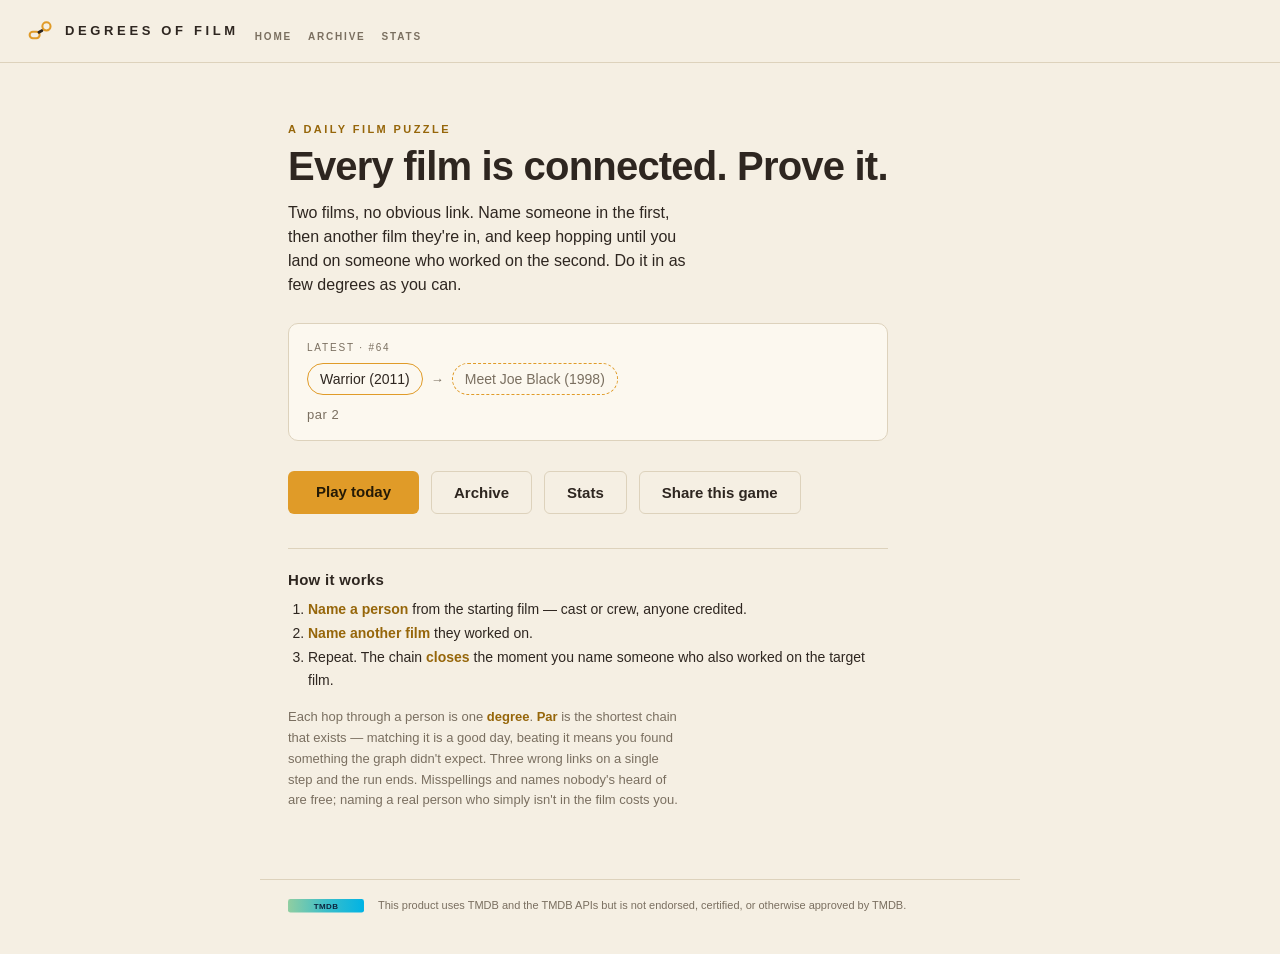
<file: docs/index.html>
<!DOCTYPE html>
<html lang="en">
<head>
  <meta charset="utf-8" />
  <meta name="viewport" content="width=device-width, initial-scale=1" />
  <title>Degrees of Film</title>
  <meta name="description" content="A daily film puzzle: connect two films through the people who made them, in as few degrees as possible." />
  <link rel="icon" href="favicon.svg" type="image/svg+xml" />
  <!-- Link unfurls (iMessage/Discord/Slack) — the share loop's last step. og.png is
       original artwork; TMDB imagery must never appear here. -->
  <meta property="og:type" content="website" />
  <meta property="og:site_name" content="Degrees of Film" />
  <meta property="og:title" content="Degrees of Film" />
  <meta property="og:description" content="A daily film puzzle: connect two films through the people who made them, in as few degrees as possible." />
  <meta property="og:url" content="https://bluesuitcase.github.io/DegreesofFilm/" />
  <meta property="og:image" content="https://bluesuitcase.github.io/DegreesofFilm/og.png" />
  <meta property="og:image:width" content="1200" />
  <meta property="og:image:height" content="630" />
  <meta name="twitter:card" content="summary_large_image" />
  <meta name="twitter:title" content="Degrees of Film" />
  <meta name="twitter:description" content="A daily film puzzle: connect two films through the people who made them, in as few degrees as possible." />
  <meta name="twitter:image" content="https://bluesuitcase.github.io/DegreesofFilm/og.png" />
  <link rel="stylesheet" href="style.css" />
</head>
<body>
  <header class="topbar">
    <div class="brand">
      <a class="wordmark" href="?"><img class="brandmark" src="logo-mark.svg" alt="" />Degrees of Film</a>
      <a class="navlink" href="?">Home</a>
      <a class="navlink" href="?archive">Archive</a>
      <a class="navlink" href="?history">Stats</a>
    </div>
    <div class="stats" id="scoreboard" hidden>
      <span class="stat"><b id="degrees">0</b><span>degrees</span></span>
      <span class="stat"><b id="par">0</b><span>par</span></span>
    </div>
  </header>

  <main class="stage">
    <section class="home hidden" id="home">
      <p class="home-eyebrow">A daily film puzzle</p>
      <h1 class="home-title">Every film is connected. Prove it.</h1>
      <p class="home-tag">Two films, no obvious link. Name someone in the first, then another film
        they're in, and keep hopping until you land on someone who worked on the second. Do it in as
        few degrees as you can.</p>
      <div class="today" id="today-card"></div>
      <div class="home-cta">
        <a class="btn-primary" href="?play" data-tip="Play today's connection">Play today</a>
        <a class="btn-ghost" href="?archive" data-tip="Every past daily, still playable">Archive</a>
        <a class="btn-ghost" href="?history" data-tip="Your streak and scorecard on this device">Stats</a>
        <button class="btn-ghost" id="invite-btn" data-tip="Send the game to a friend">Share this game</button>
      </div>
      <div class="rules">
        <h2>How it works</h2>
        <ol>
          <li><b>Name a person</b> from the starting film — cast or crew, anyone credited.</li>
          <li><b>Name another film</b> they worked on.</li>
          <li>Repeat. The chain <b>closes</b> the moment you name someone who also worked on the
            target film.</li>
        </ol>
        <p class="rules-note">Each hop through a person is one <b>degree</b>. <b>Par</b> is the
          shortest chain that exists — matching it is a good day, beating it means you found
          something the graph didn't expect. Three wrong links on a single step and the run ends.
          Misspellings and names nobody's heard of are free; naming a real person who simply isn't in
          the film costs you.</p>
      </div>
    </section>

    <section class="play hidden" id="play">
      <p class="mode-badge" id="mode-badge"></p>
      <div class="cchain" id="chain"></div>
      <p class="cprompt" id="prompt">Loading…</p>
      <div class="controls">
        <div class="guessrow">
          <input id="guess" type="text" autocomplete="off" autocapitalize="off"
                 spellcheck="false" placeholder="Name someone…" />
          <button id="guess-btn">Link</button>
        </div>
        <div id="suggest" class="suggest" hidden></div>
        <div class="meta">
          <div class="attempts" id="attempts" aria-label="Attempts remaining"></div>
          <div class="lifelines">
            <button id="back-btn" class="skip"
                    data-tip="Dead end? Step back to the last film. The degree stays spent.">↩ Back up</button>
          </div>
        </div>
        <p class="feedback" id="feedback" role="status">&nbsp;</p>
      </div>
    </section>

    <section class="end hidden" id="end"></section>

    <section class="modes hidden" id="archive">
      <a class="navback" href="?">← Home</a>
      <h2 class="modes-title">Past connections</h2>
      <p class="arc-sub">Every daily is still playable. Replays don't touch your streak.</p>
      <div id="archive-list" class="archive-list"></div>
    </section>

    <section class="modes hidden" id="history">
      <a class="navback" href="?">← Home</a>
      <h2 class="modes-title">Your scorecard</h2>
      <div id="history-summary"></div>
      <div id="history-cal" class="history-cal"></div>
      <div class="backup">
        <button id="bk-export" class="skip" data-tip="Serialize your whole record into a copyable code">Back up my record</button>
        <button id="bk-import" class="skip" data-tip="Merge a code from another device — keeps the better result on conflicts">Restore from a code</button>
      </div>
      <div id="bk-area" class="bk-area" hidden>
        <textarea id="bk-text" rows="4" spellcheck="false" aria-label="Backup code"></textarea>
        <div class="bk-row">
          <button id="bk-copy" class="skip">Copy</button>
          <button id="bk-apply" class="skip">Import</button>
        </div>
        <p class="arc-sub" id="bk-note"></p>
      </div>
      <div id="history-list" class="archive-list"></div>
    </section>
  </main>

  <!-- Mandatory TMDB attribution. The inline SVG is a faithful gradient-pill
       rendition of the TMDB mark; swap in the official logo from
       themoviedb.org/about/logos for strict brand compliance. -->
  <footer class="attribution">
    <a class="tmdb" href="https://www.themoviedb.org/" target="_blank" rel="noopener"
       aria-label="The Movie Database (TMDB)">
      <svg viewBox="0 0 190 34" width="76" height="13.6" role="img" aria-hidden="true">
        <defs>
          <linearGradient id="tmdbg" x1="0" y1="0" x2="1" y2="0">
            <stop offset="0" stop-color="#90cea1" />
            <stop offset=".5" stop-color="#3cbec9" />
            <stop offset="1" stop-color="#00b3e5" />
          </linearGradient>
        </defs>
        <rect width="190" height="34" rx="6" fill="url(#tmdbg)" />
        <text x="95" y="24" text-anchor="middle" font-family="Arial, Helvetica, sans-serif"
              font-weight="700" font-size="20" letter-spacing="1" fill="#0d253f">TMDB</text>
      </svg>
    </a>
    <p>This product uses TMDB and the TMDB APIs but is not endorsed, certified, or otherwise approved by TMDB.</p>
  </footer>

  <script type="module" src="app.js"></script>
</body>
</html>
</file>
<file: docs/style.css>
:root{
  --paper:#f5efe3; --card:#fcf8ef; --ink:#2e2620; --muted:#7a6f60;
  --amber:#e09b28; --amber-deep:#96660a; --on-accent:#241a06; --red:#b5462e; --line:#ddd2bc;
  --font:-apple-system,BlinkMacSystemFont,"Segoe UI",Helvetica,Arial,sans-serif;
  --mono:ui-monospace,"SF Mono",Menlo,Consolas,monospace;
}
*{box-sizing:border-box}
body{
  margin:0;background:var(--paper);color:var(--ink);font-family:var(--font);
  -webkit-font-smoothing:antialiased;min-height:100vh;
}
.topbar{
  display:flex;align-items:flex-end;justify-content:space-between;
  padding:20px 28px;border-bottom:1px solid var(--line);
}
.wordmark{
  display:inline-flex;align-items:center;gap:11px;
  text-transform:uppercase;letter-spacing:.28em;font-size:13px;font-weight:600;
  color:var(--ink);text-decoration:none;
}
.brandmark{width:26px;height:20px;display:block}
.wordmark:hover{color:var(--amber-deep)}
.brand{display:flex;align-items:baseline;gap:16px}
.navlink{
  text-transform:uppercase;letter-spacing:.18em;font-size:10px;font-weight:600;
  color:var(--muted);text-decoration:none;
}
.navlink:hover{color:var(--amber-deep)}
.stats{display:flex;gap:28px}
.stat{display:flex;flex-direction:column;align-items:flex-end;line-height:1}
.stat b{font-size:26px;font-weight:600;color:var(--amber-deep);font-variant-numeric:tabular-nums}
.stat span{text-transform:uppercase;letter-spacing:.18em;font-size:10px;color:var(--muted);margin-top:4px}

.stage{
  display:grid;grid-template-columns:1fr;gap:0;
  max-width:760px;margin:0 auto;padding:36px 28px 60px;
}
.play{display:flex;flex-direction:column;gap:22px;min-width:0}
.mode-badge{
  margin:0;align-self:flex-start;text-transform:uppercase;letter-spacing:.22em;
  font-size:10px;font-weight:600;color:var(--amber-deep);
  padding:5px 11px;border:1px solid var(--line);border-radius:999px;
  background:var(--card);
}
.mode-badge:empty{display:none}
.prompt{margin:0;font-size:27px;line-height:1.2;font-weight:600;letter-spacing:-.01em}

.controls{display:flex;flex-direction:column;gap:14px}
.guessrow{display:flex;gap:10px}
#guess{
  flex:1;background:var(--card);border:1px solid var(--line);color:var(--ink);
  padding:13px 15px;border-radius:6px;font-size:16px;font-family:inherit;
}
#guess::placeholder{color:var(--muted)}
#guess:focus{outline:none;border-color:var(--amber);box-shadow:0 0 0 1px var(--amber)}
#guess-btn{
  background:var(--amber);color:var(--on-accent);border:none;padding:0 22px;border-radius:6px;
  font-size:15px;font-weight:600;cursor:pointer;font-family:inherit;
}
#guess-btn:hover{background:#cf8c17}
.meta{display:flex;align-items:center;justify-content:space-between}
.attempts{display:flex;gap:7px}
.dot{width:9px;height:9px;border-radius:50%;background:var(--ink)}
.dot.spent{background:var(--line)}
.skip{
  background:transparent;color:var(--muted);border:1px solid var(--line);
  padding:8px 14px;border-radius:6px;font-size:13px;cursor:pointer;font-family:inherit;
}
.skip:hover{color:var(--ink);border-color:var(--muted)}
.skip:disabled{opacity:.4;cursor:not-allowed}
.lifelines{display:flex;gap:10px}
.suggest{display:flex;flex-direction:column;gap:6px}
.suggest[hidden]{display:none}
.suggest .choice{padding:8px 13px;font-size:14px}
.suggest .choice.sel{border-color:var(--amber)}
.cchain{display:flex;flex-wrap:wrap;gap:8px;align-items:center;margin:14px 0}
.cpill{padding:7px 12px;border-radius:999px;border:1px solid var(--line);background:var(--card);
       font-size:14px;color:var(--ink)}
.cpill.film{border-color:var(--amber)}
.cpill.goal{border-style:dashed;color:var(--muted)}
.cpill.current{box-shadow:0 0 0 1px var(--amber)}
.carrow{color:var(--muted);font-size:13px}
.cprompt{margin:4px 0 8px;font-size:15px;color:var(--ink)}
.suggest .yr{color:var(--muted);margin-left:8px;font-size:12px}
.choice{
  text-align:left;background:var(--card);border:1px solid var(--line);color:var(--ink);
  padding:12px 15px;border-radius:6px;font-size:15px;cursor:pointer;font-family:inherit;
}
.choice:hover{border-color:var(--amber)}
.feedback{margin:0;font-size:14px;min-height:20px;opacity:0;transition:opacity .2s;letter-spacing:.01em}
.feedback.show{opacity:1}
.feedback.good{color:var(--amber-deep)}
.feedback.bad{color:var(--red)}
.feedback.muted{color:var(--muted)}

.end{
  grid-column:1 / -1;display:flex;flex-direction:column;align-items:center;
  text-align:center;gap:14px;padding-top:30px;
}
.eyebrow{
  margin:0;text-transform:uppercase;letter-spacing:.24em;font-size:11px;
  font-weight:600;color:var(--amber-deep);
}
.end .eyebrow{color:var(--muted)}
.verdict-badge{width:210px;max-width:70vw;display:block;margin:2px auto 0}
.scatter{width:100%;max-width:430px;display:block;margin:0 auto -34px;pointer-events:none}
.hero{display:flex;flex-direction:column;align-items:center;gap:6px;margin:6px 0}
.herodepth{font-size:84px;font-weight:600;line-height:1;color:var(--amber-deep);font-variant-numeric:tabular-nums}
.hero label{text-transform:uppercase;letter-spacing:.2em;font-size:12px;color:var(--muted)}
.endline{margin:0;color:var(--muted);font-size:14px}
.reveal{margin:2px 0 0;color:var(--ink);font-size:15px}
.reveal strong{color:var(--amber-deep)}
.statgrid{display:flex;gap:18px;justify-content:center;flex-wrap:wrap;margin:8px 0 2px}
.statgrid div{display:flex;flex-direction:column;align-items:center;line-height:1}
.statgrid b{font-size:22px;font-weight:600;color:var(--amber-deep);font-variant-numeric:tabular-nums}
.statgrid span{text-transform:uppercase;letter-spacing:.14em;font-size:9px;color:var(--muted);margin-top:4px}
.hist{width:100%;max-width:320px;margin:12px auto 0;display:flex;flex-direction:column;gap:5px}
.histlabel{margin:0 0 3px;font-size:10px;text-transform:uppercase;letter-spacing:.16em;color:var(--muted);text-align:left}
.hrow{display:flex;align-items:center;gap:8px}
.hd{width:18px;text-align:right;font-size:12px;color:var(--muted);font-variant-numeric:tabular-nums}
.hb{background:var(--line);color:var(--ink);font-size:11px;padding:2px 7px;border-radius:3px;text-align:right;min-width:22px;font-variant-numeric:tabular-nums}
.hb.cur{background:var(--amber);color:var(--on-accent)}
.share{
  font-family:var(--mono);font-size:13px;color:var(--ink);background:var(--card);
  border:1px solid var(--line);border-radius:6px;padding:14px 18px;margin:8px 0 0;white-space:pre-wrap;
}
.copy{
  background:var(--amber);color:var(--on-accent);border:1px solid var(--amber);
  padding:11px 26px;border-radius:6px;font-size:14px;font-weight:600;cursor:pointer;font-family:inherit;
}
.copy:hover{filter:brightness(.94)}

.archive{grid-column:1 / -1;padding-top:4px}
.arc-sub{margin:0 0 18px;color:var(--muted);font-size:13px}
.archive-list{display:grid;grid-template-columns:repeat(auto-fill,minmax(150px,1fr));gap:10px}
.arc{
  display:flex;align-items:center;gap:10px;padding:13px 14px;text-decoration:none;
  background:var(--card);border:1px solid var(--line);border-radius:8px;color:var(--ink);
}
.arc:hover{border-color:var(--amber)}
.arc-d{font-size:14px;font-weight:600}

.home{grid-column:1 / -1;max-width:600px;padding:24px 0 8px}
.home-eyebrow{margin:0;text-transform:uppercase;letter-spacing:.22em;font-size:11px;font-weight:600;color:var(--amber-deep)}
.home-title{margin:10px 0 0;font-size:40px;line-height:1.05;font-weight:600;letter-spacing:-.02em}
.home-tag{margin:14px 0 0;font-size:16px;line-height:1.5;color:var(--ink);max-width:46ch}
.home-cta{display:flex;gap:12px;margin-top:30px;flex-wrap:wrap}
.btn-primary{background:var(--amber);color:var(--on-accent);text-decoration:none;font-weight:600;font-size:15px;padding:12px 28px;border-radius:6px}
.btn-primary:hover{filter:brightness(.94)}
.btn-ghost{background:transparent;color:var(--ink);text-decoration:none;font-size:15px;font-weight:600;padding:12px 22px;border-radius:6px;border:1px solid var(--line)}
button.btn-ghost{cursor:pointer;font-family:inherit}
.btn-ghost:hover{border-color:var(--muted)}

.navback{display:inline-block;margin-bottom:16px;text-decoration:none;color:var(--muted);font-size:11px;letter-spacing:.16em;text-transform:uppercase}
.navback:hover{color:var(--amber-deep)}

.attribution{
  max-width:760px;margin:0 auto;padding:18px 28px 40px;display:flex;align-items:center;gap:14px;
  border-top:1px solid var(--line);
}
.attribution p{margin:0;font-size:11px;color:var(--muted);line-height:1.4}
.tmdb{flex:0 0 auto;display:inline-flex;line-height:0;border-radius:6px}
.tmdb:focus-visible{outline:2px solid var(--amber);outline-offset:3px}

.hidden{display:none !important}
:focus-visible{outline:2px solid var(--amber);outline-offset:2px}

/* Vibrant, themed tooltips — replace the plain, sluggish native `title` hover.
   Any element with a data-tip="…" gets a fast-fading amber bubble above it (on
   hover and on keyboard focus). text-transform/letter-spacing are reset so the
   bubble reads normally even on the uppercase controls. */
[data-tip]{position:relative}
[data-tip]::after{
  content:attr(data-tip);
  position:absolute;left:50%;bottom:calc(100% + 9px);transform:translate(-50%,3px);
  width:max-content;max-width:230px;padding:7px 11px;border-radius:7px;
  background:var(--amber);color:var(--on-accent);
  font-size:12px;font-weight:600;line-height:1.35;text-align:center;
  text-transform:none;letter-spacing:normal;
  box-shadow:0 8px 22px rgba(46,38,32,.22);
  opacity:0;pointer-events:none;z-index:60;
  transition:opacity .11s ease,transform .11s ease;
}
[data-tip]::before{   /* pointer toward the element */
  content:'';position:absolute;left:50%;bottom:calc(100% + 4px);transform:translateX(-50%);
  border:6px solid transparent;border-top-color:var(--amber);
  opacity:0;pointer-events:none;z-index:60;transition:opacity .11s ease;
}
[data-tip]:hover::after,[data-tip]:focus-visible::after{opacity:1;transform:translate(-50%,0)}
[data-tip]:hover::before,[data-tip]:focus-visible::before{opacity:1}
/* Touch screens have no hover: the bubbles would eat the first tap (iOS shows
   hover state before clicking anything that reveals content). Kill them there. */
@media (hover:none){
  [data-tip]::after,[data-tip]::before{display:none}
}

/* --- Degrees: today's card, the rules block, scorecard rows --- */
.stats[hidden]{display:none}
.cpill.person{border-color:var(--muted)}
.today{margin:26px 0 0;padding:18px;border:1px solid var(--line);border-radius:10px;background:var(--card)}
.today:empty{display:none}
.today-eyebrow{margin:0 0 10px;text-transform:uppercase;letter-spacing:.18em;font-size:10px;color:var(--muted)}
.today-pair{display:flex;flex-wrap:wrap;align-items:center;gap:8px;margin:0}
.today-par{margin:12px 0 0;font-size:13px;color:var(--muted);letter-spacing:.04em}

.rules{margin-top:34px;border-top:1px solid var(--line);padding-top:22px}
.rules h2{margin:0 0 10px;font-size:15px;font-weight:600;letter-spacing:.02em}
.rules ol{margin:0;padding-left:20px;font-size:14px;line-height:1.7}
.rules b{color:var(--amber-deep)}
.rules-note{margin:14px 0 0;color:var(--muted);font-size:13px;line-height:1.6;max-width:54ch}

#archive-list,#history-list{grid-template-columns:1fr}
.arc-row{
  display:flex;align-items:baseline;gap:12px;padding:12px 14px;text-decoration:none;
  background:var(--card);border:1px solid var(--line);border-radius:8px;color:var(--ink);
}
.arc-row:hover{border-color:var(--amber)}
.arc-date{font-size:12px;color:var(--muted);font-variant-numeric:tabular-nums;flex:0 0 auto}
.arc-pair{font-size:14px;font-weight:600;flex:1 1 auto;min-width:0}
.arc-par{font-size:12px;color:var(--muted);flex:0 0 auto}

.endrow{display:flex;gap:10px;justify-content:center;flex-wrap:wrap;margin-top:18px}
.endrow .btn-primary{border:none;font-family:inherit;cursor:pointer;font-size:15px}

/* --- the ritual end card --- */
.endchain{display:flex;flex-wrap:wrap;gap:8px;align-items:center;justify-content:center;margin:10px 0 0;max-width:640px}
.endchain:empty{display:none}
.revealbox{display:flex;flex-direction:column;align-items:center;gap:4px;margin-top:18px;
           padding-top:16px;border-top:1px solid var(--line);width:100%;max-width:640px}
.revealbox:empty{display:none}
.reveal-label{margin:0;text-transform:uppercase;letter-spacing:.18em;font-size:10px;
              font-weight:600;color:var(--amber-deep)}
.revealchain{margin-top:8px}
.cpill.reveal{border-color:var(--amber-deep);color:var(--ink);border-style:dashed}
.cpill.dim{opacity:.55}
.reveal-count{margin:10px 0 0;font-size:13px;color:var(--muted)}
.streakline{margin:14px 0 0;font-size:14px;color:var(--amber-deep);font-weight:600;letter-spacing:.02em}
.streakline:empty{display:none}
.obsline{margin:14px 0 0;font-size:13px;color:var(--amber-deep);font-weight:600;letter-spacing:.03em;cursor:help}
.obsline:empty{display:none}
.curator-note{margin:14px 0 0;font-size:13.5px;font-style:italic;color:var(--muted);max-width:46ch}
.curator-note:empty{display:none}
.countdown{margin:4px 0 0;font-size:13px;color:var(--muted);font-variant-numeric:tabular-nums;letter-spacing:.06em}
.countdown:empty{display:none}
#end-hist{margin-top:18px}
#end-hist:empty{display:none}
.hb{transition:width .4s ease}
#share-text{text-align:left;max-width:420px;width:100%;margin-top:14px}
.riskline{margin-top:10px}
.riskline a{color:var(--amber-deep)}

/* --- completion calendar + backup (scorecard) --- */
.history-cal{display:flex;flex-direction:column;gap:18px;margin:22px 0}
.cal-month h3{margin:0 0 8px;font-size:12px;font-weight:600;text-transform:uppercase;
              letter-spacing:.16em;color:var(--muted)}
.calgrid{display:grid;grid-template-columns:repeat(7,34px);gap:5px}
.cal{width:34px;height:34px;display:flex;align-items:center;justify-content:center;
     font-size:11px;border-radius:6px;border:1px solid var(--line);color:var(--muted);
     text-decoration:none;font-variant-numeric:tabular-nums}
.cal.void{border:none}
.cal.future{border-style:dotted;opacity:.38}
.cal.empty:hover{border-color:var(--muted);color:var(--ink)}
.cal.gold{background:var(--amber);border-color:var(--amber);color:var(--on-accent);font-weight:700}
.cal.silver{background:#cfc6b3;border-color:#cfc6b3;color:#241a06;font-weight:700}
.cal.loss{border-color:var(--red);color:var(--red);font-weight:700}
.cal.replay{border-color:var(--amber-deep);color:var(--amber-deep);border-style:dashed}
.backup{display:flex;gap:10px;flex-wrap:wrap;margin:6px 0 16px}
.bk-area{display:flex;flex-direction:column;gap:8px;margin:0 0 18px}
.bk-area[hidden]{display:none}
#bk-text{background:var(--card);border:1px solid var(--line);border-radius:6px;color:var(--ink);
         font-family:var(--mono);font-size:12px;padding:10px 12px;resize:vertical;word-break:break-all}
#bk-text:focus{outline:none;border-color:var(--amber)}
.bk-row{display:flex;gap:10px}

@media (max-width:600px){
  .topbar{padding:14px 16px;align-items:center}
  .wordmark{letter-spacing:.12em;font-size:12px}
  .brand{gap:12px}
  .navlink{font-size:9px;letter-spacing:.1em}
  .stats{gap:16px}
  .stat b{font-size:21px}
  .stage{grid-template-columns:1fr;gap:18px;padding:22px 16px 48px}
  .prompt{font-size:22px}
  .herodepth{font-size:64px}
  .meta{flex-wrap:wrap;gap:10px}
  .lifelines{flex:1 1 100%;justify-content:flex-start}
  .skip{font-size:12px;padding:8px 12px}
  .attribution{flex-direction:column;align-items:flex-start;gap:10px;padding:16px 16px 32px}
  .home-title{font-size:30px}
  .statgrid{gap:14px}
}
@media (max-width:380px){
  .wordmark{font-size:11px;letter-spacing:.08em}
  .navlink{font-size:8px}
}
/* --- the feel layer (Wave 2 juice) ---
   Every animation is decorative: base classes never pre-hide content, so with
   animations off (reduced motion) everything is simply visible. Sequencing that
   WOULD hide content (the win re-trace, confetti) is applied from JS only when
   motion is allowed. */
@keyframes pill-in{from{opacity:0;transform:translateY(7px) scale(.9)}to{opacity:1;transform:none}}
.cpill.new{animation:pill-in .28s cubic-bezier(.2,.9,.3,1.35) both}
@keyframes row-shake{10%,50%,90%{transform:translateX(-5px)}30%,70%{transform:translateX(5px)}}
.guessrow.shake{animation:row-shake .3s}
@keyframes dot-crack{0%{transform:scale(1)}55%{transform:scale(1.8);background:var(--red)}100%{transform:scale(1)}}
.dot.crack{animation:dot-crack .45s both}
@keyframes hero-pop{from{transform:scale(.6);opacity:0}to{transform:scale(1);opacity:1}}
.herodepth{animation:hero-pop .5s cubic-bezier(.2,.9,.3,1.25) both}
.endchain .trace{opacity:0;animation:pill-in .3s ease both}
@keyframes confetti-fall{to{transform:translateY(105vh) rotate(560deg);opacity:0}}
.confetti{position:fixed;top:-14px;width:9px;height:14px;border-radius:2px;
          z-index:80;pointer-events:none;animation:confetti-fall linear both}

@media (prefers-reduced-motion:reduce){*{transition:none !important;animation:none !important}}
</file>
